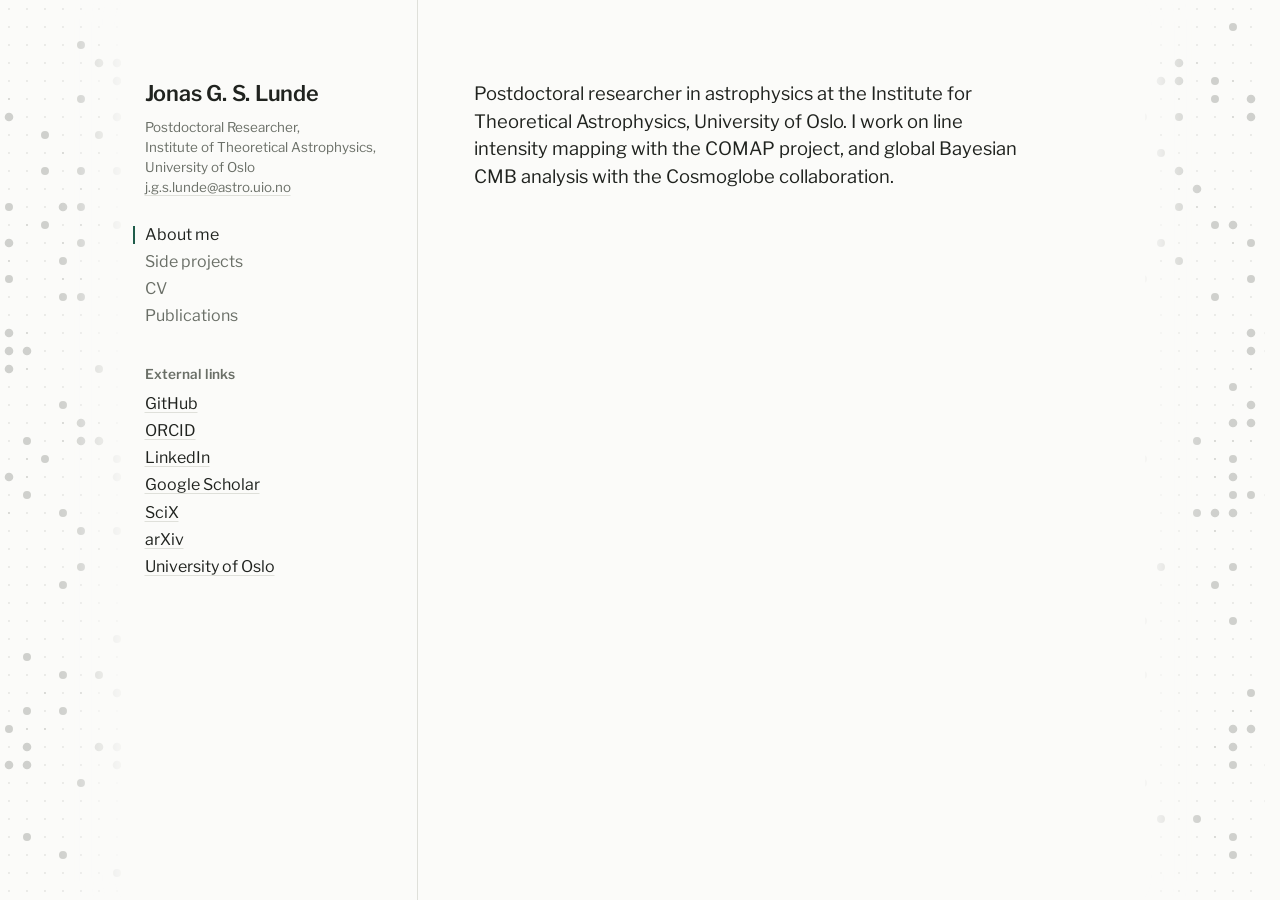
<file: index.html>
<!DOCTYPE html>
<html lang="en">
<head>
<meta charset="utf-8">
<meta name="viewport" content="width=device-width, initial-scale=1">
<title>Jonas G. S. Lunde</title>
<meta name="description" content="Jonas G. S. Lunde, postdoctoral researcher in astrophysics at the University of Oslo.">
<link rel="preconnect" href="https://fonts.gstatic.com" crossorigin>
<link href="https://fonts.googleapis.com/css2?family=Libre+Franklin:wght@400;500;600&display=swap" rel="stylesheet">
<link rel="stylesheet" href="style.css">
<script>
  // The tabs used to live on this page, at addresses like #cv. Send old links to their own pages.
  const moved = { "#notes": "side-projects", "#projects": "side-projects", "#cv": "cv", "#publications": "publications" }[location.hash];
  if (moved) location.replace(moved);
</script>
</head>
<body>
<div class="page">
  <script src="sidebar.js"></script>
  <main>
    <section>
      <p class="bio">Postdoctoral researcher in astrophysics at the Institute for Theoretical Astrophysics, University of Oslo. I work on line intensity mapping with the COMAP project, and global Bayesian CMB analysis with the Cosmoglobe collaboration.</p>
    </section>
  </main>
</div>
<script src="life.js"></script>
</body>
</html>
</file>
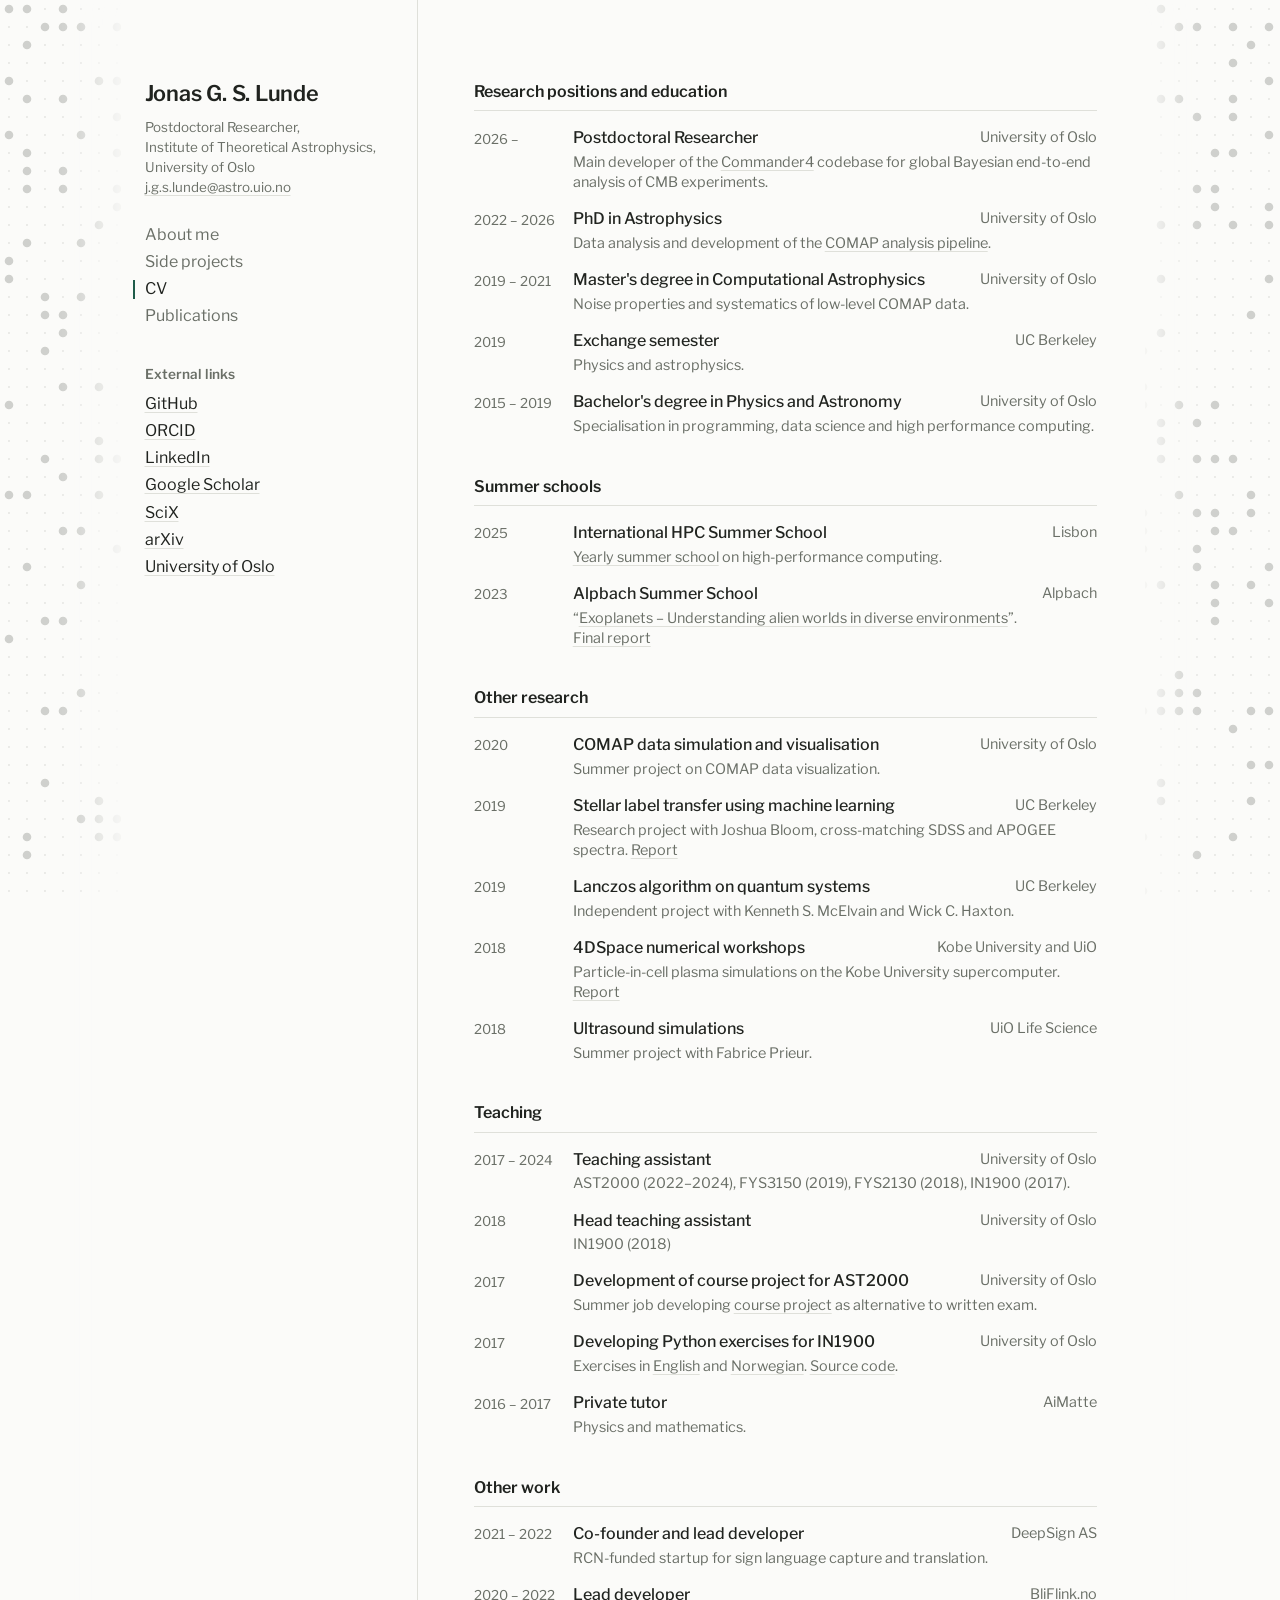
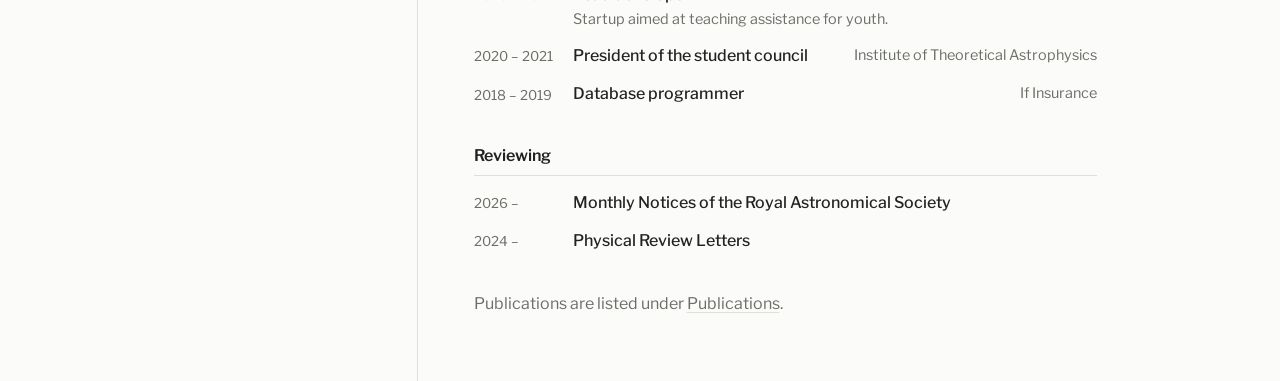
<file: cv.html>
<!DOCTYPE html>
<html lang="en">
<head>
<meta charset="utf-8">
<meta name="viewport" content="width=device-width, initial-scale=1">
<title>CV &ndash; Jonas G. S. Lunde</title>
<meta name="description" content="Academic CV of Jonas G. S. Lunde, postdoctoral researcher in astrophysics at the University of Oslo.">
<link rel="preconnect" href="https://fonts.gstatic.com" crossorigin>
<link href="https://fonts.googleapis.com/css2?family=Libre+Franklin:wght@400;500;600&display=swap" rel="stylesheet">
<link rel="stylesheet" href="style.css">
</head>
<body>
<div class="page">
  <script src="sidebar.js"></script>
  <main>
    <section class="cv">
      <h3>Research positions and education</h3>
      <div class="cv-row"><span class="cv-date">2026 &ndash;</span><div>
        <div class="cv-head"><b>Postdoctoral Researcher</b><span>University of Oslo</span></div>
        <p>Main developer of the <a href="https://github.com/Cosmoglobe/Commander4/" target="_blank" rel="noopener">Commander4</a> codebase for global Bayesian end-to-end analysis of CMB experiments.</p>
      </div></div>
      <div class="cv-row"><span class="cv-date">2022 &ndash; 2026</span><div>
        <div class="cv-head"><b>PhD in Astrophysics</b><span>University of Oslo</span></div>
        <p>Data analysis and development of the <a href="https://github.com/COMAP-LIM/pipeline" target="_blank" rel="noopener">COMAP analysis pipeline</a>.</p>
      </div></div>
      <div class="cv-row"><span class="cv-date">2019 &ndash; 2021</span><div>
        <div class="cv-head"><b>Master's degree in Computational Astrophysics</b><span>University of Oslo</span></div>
        <p>Noise properties and systematics of low-level COMAP data.</p>
      </div></div>
      <div class="cv-row"><span class="cv-date">2019</span><div>
        <div class="cv-head"><b>Exchange semester</b><span>UC Berkeley</span></div>
        <p>Physics and astrophysics.</p>
      </div></div>
      <div class="cv-row"><span class="cv-date">2015 &ndash; 2019</span><div>
        <div class="cv-head"><b>Bachelor's degree in Physics and Astronomy</b><span>University of Oslo</span></div>
        <p>Specialisation in programming, data science and high performance computing.</p>
      </div></div>
      <h3>Summer schools</h3>
      <div class="cv-row"><span class="cv-date">2025</span><div>
        <div class="cv-head"><b>International HPC Summer School</b><span>Lisbon</span></div>
        <p><a href="https://www.ihpcss.org/about.html" target="_blank" rel="noopener">Yearly summer school</a> on high-performance computing.</p>
      </div></div>
      <div class="cv-row"><span class="cv-date">2023</span><div>
        <div class="cv-head"><b>Alpbach Summer School</b><span>Alpbach</span></div>
        <p>&ldquo;<a href="https://austria-in-space.at/en/events/2023/20230720-summer-school-alpbach-2023.php" target="_blank" rel="noopener">Exoplanets &ndash; Understanding alien worlds in diverse environments</a>&rdquo;.<br><a href="docs/ARISTOTLE.pdf">Final report</a></p>
      </div></div>
      <h3>Other research</h3>
      <div class="cv-row"><span class="cv-date">2020</span><div>
        <div class="cv-head"><b>COMAP data simulation and visualisation</b><span>University of Oslo</span></div>
        <p>Summer project on COMAP data visualization.</p>
      </div></div>
      <div class="cv-row"><span class="cv-date">2019</span><div>
        <div class="cv-head"><b>Stellar label transfer using machine learning</b><span>UC Berkeley</span></div>
        <p>Research project with Joshua Bloom, cross-matching SDSS and APOGEE spectra. <a href="docs/ASTRON128/APOGEE_stellar_label_transfer">Report</a></p>
      </div></div>
      <div class="cv-row"><span class="cv-date">2019</span><div>
        <div class="cv-head"><b>Lanczos algorithm on quantum systems</b><span>UC Berkeley</span></div>
        <p>Independent project with Kenneth S. McElvain and Wick C. Haxton.</p>
      </div></div>
      <div class="cv-row"><span class="cv-date">2018</span><div>
        <div class="cv-head"><b>4DSpace numerical workshops</b><span>Kobe University and UiO</span></div>
        <p>Particle-in-cell plasma simulations on the Kobe University supercomputer. <a href="docs/4DSpace/plasma_sim_report.pdf">Report</a></p>
      </div></div>
      <div class="cv-row"><span class="cv-date">2018</span><div>
        <div class="cv-head"><b>Ultrasound simulations</b><span>UiO Life Science</span></div>
        <p>Summer project with Fabrice Prieur.</p>
      </div></div>
      <h3>Teaching</h3>
      <div class="cv-row"><span class="cv-date">2017 &ndash; 2024</span><div>
        <div class="cv-head"><b>Teaching assistant</b><span>University of Oslo</span></div>
        <p>AST2000 (2022&ndash;2024), FYS3150 (2019), FYS2130 (2018), IN1900 (2017).</p>
      </div></div>
      <div class="cv-row"><span class="cv-date">2018</span><div>
        <div class="cv-head"><b>Head teaching assistant</b><span>University of Oslo</span></div>
        <p>IN1900 (2018)</p>
      </div></div>
      <div class="cv-row"><span class="cv-date">2017</span><div>
        <div class="cv-head"><b>Development of course project for AST2000</b><span>University of Oslo</span></div>
        <p>Summer job developing <a href="https://www.uio.no/studier/emner/matnat/astro/AST2000/h26/undervisningsmateriell/prosjektlop/prosjektdelene/" target="_blank" rel="noopener">course project</a> as alternative to written exam.</p>
      </div></div>
      <div class="cv-row"><span class="cv-date">2017</span><div>
        <div class="cv-head"><b>Developing Python exercises for IN1900</b><span>University of Oslo</span></div>
        <p>Exercises in <a href="https://www.uio.no/studier/emner/matnat/ifi/IN1900/h26/oppgaver/physics_exer.pdf" target="_blank" rel="noopener">English</a> and <a href="https://www.uio.no/studier/emner/matnat/ifi/IN1900/h26/oppgaver/fysikk_oppgaver.pdf" target="_blank" rel="noopener">Norwegian</a>. <a href="https://github.com/jgslunde/PythonPhysicsExercises" target="_blank" rel="noopener">Source code</a>.</p>
      </div></div>
      <div class="cv-row"><span class="cv-date">2016 &ndash; 2017</span><div>
        <div class="cv-head"><b>Private tutor</b><span>AiMatte</span></div>
        <p>Physics and mathematics.</p>
      </div></div>
      <h3>Other work</h3>
      <div class="cv-row"><span class="cv-date">2021 &ndash; 2022</span><div>
        <div class="cv-head"><b>Co-founder and lead developer</b><span>DeepSign AS</span></div>
        <p>RCN-funded startup for sign language capture and translation.</p>
      </div></div>
      <div class="cv-row"><span class="cv-date">2020 &ndash; 2022</span><div>
        <div class="cv-head"><b>Lead developer</b><span>BliFlink.no</span></div>
        <p>Startup aimed at teaching assistance for youth.</p>
      </div></div>
      <div class="cv-row"><span class="cv-date">2020 &ndash; 2021</span><div>
        <div class="cv-head"><b>President of the student council</b><span>Institute of Theoretical Astrophysics</span></div>
      </div></div>
      <div class="cv-row"><span class="cv-date">2018 &ndash; 2019</span><div>
        <div class="cv-head"><b>Database programmer</b><span>If Insurance</span></div>
      </div></div>
      <h3>Reviewing</h3>
      <div class="cv-row"><span class="cv-date">2026 &ndash;</span><div>
        <div class="cv-head"><b>Monthly Notices of the Royal Astronomical Society</b></div>
      </div></div>
      <div class="cv-row"><span class="cv-date">2024 &ndash;</span><div>
        <div class="cv-head"><b>Physical Review Letters</b></div>
      </div></div>
      <p class="cv-foot">Publications are listed under <a href="publications">Publications</a>.</p>
    </section>
  </main>
</div>
<script src="life.js"></script>
</body>
</html>
</file>
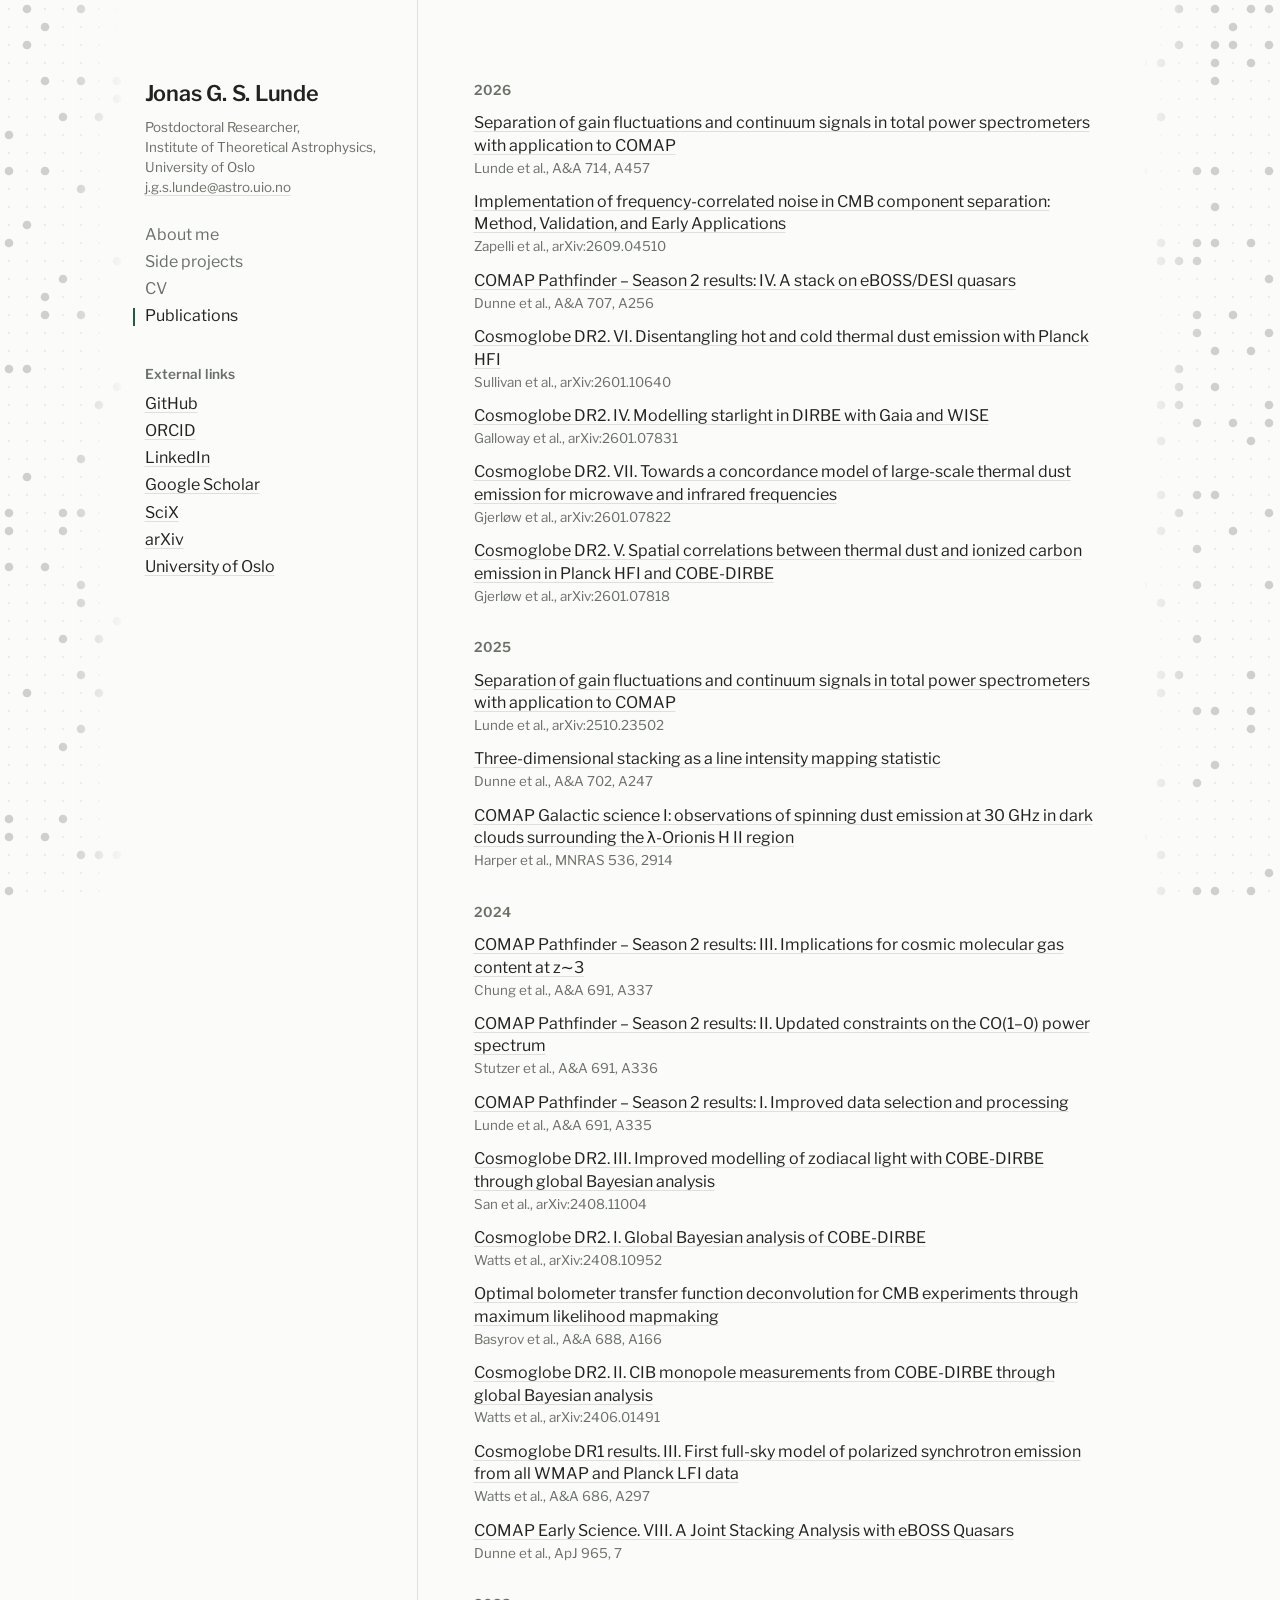
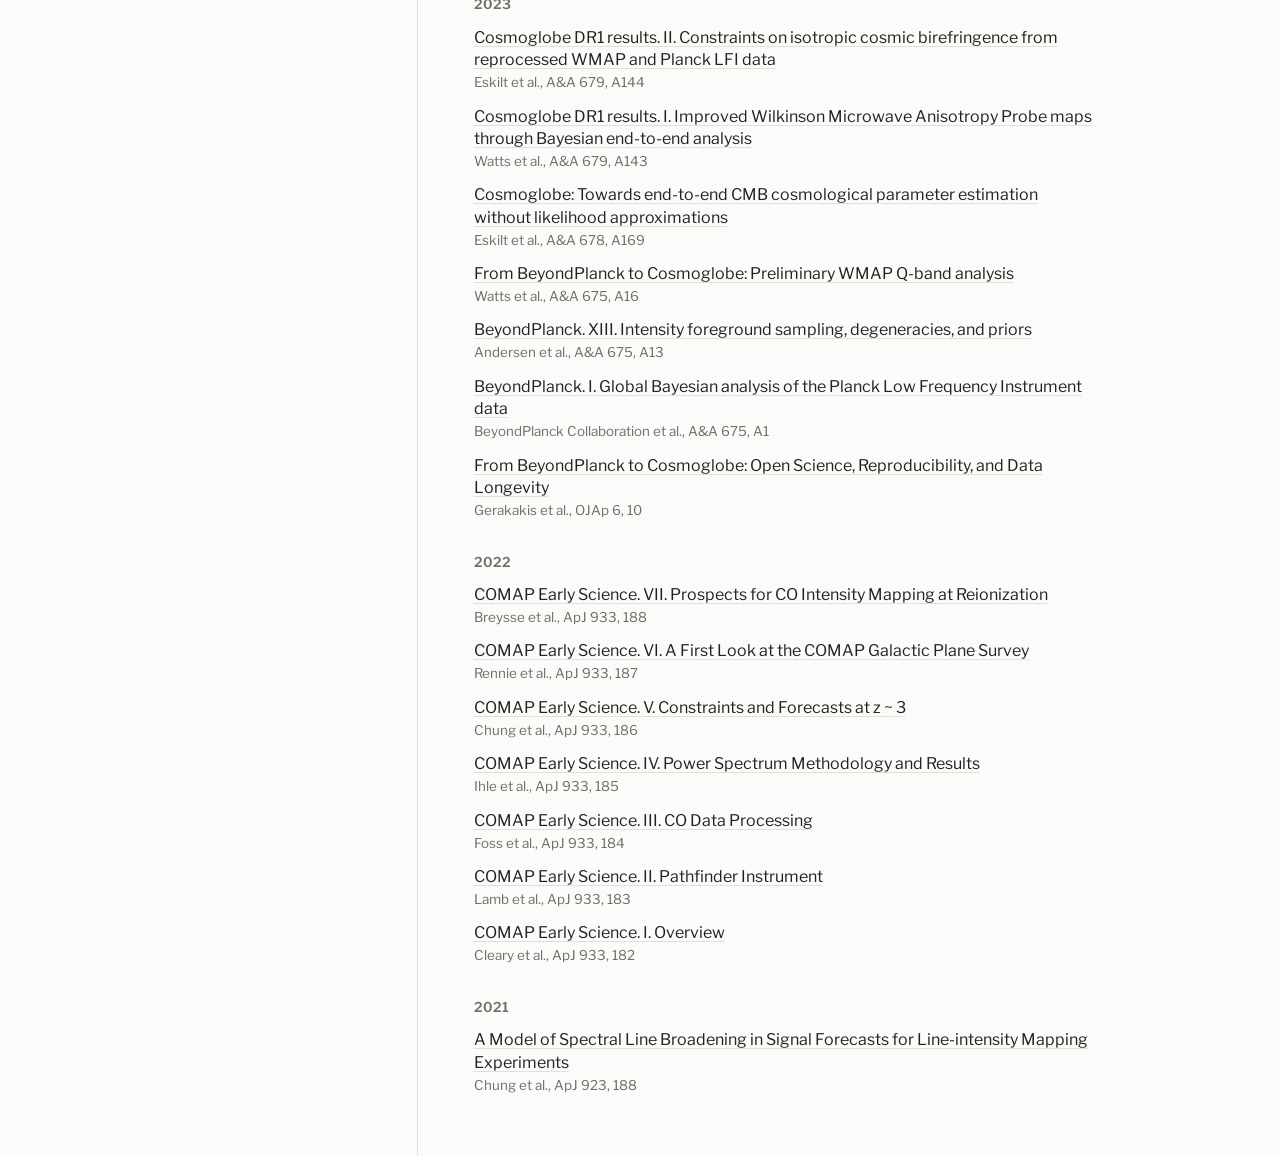
<file: publications.html>
<!DOCTYPE html>
<html lang="en">
<head>
<meta charset="utf-8">
<meta name="viewport" content="width=device-width, initial-scale=1">
<title>Publications &ndash; Jonas G. S. Lunde</title>
<meta name="description" content="Publications by Jonas G. S. Lunde.">
<link rel="preconnect" href="https://fonts.gstatic.com" crossorigin>
<link href="https://fonts.googleapis.com/css2?family=Libre+Franklin:wght@400;500;600&display=swap" rel="stylesheet">
<link rel="stylesheet" href="style.css">
</head>
<body>
<div class="page">
  <script src="sidebar.js"></script>
  <main>
    <section>
      <div id="papers"></div>
    </section>
  </main>
</div>
<script src="publications.js"></script>
<script>
  const papers = document.getElementById("papers");
  [...new Set(PUBLICATIONS.map(p => p.y))].forEach(y => {
    const h = document.createElement("h2");
    h.textContent = y; papers.append(h);
    PUBLICATIONS.filter(p => p.y === y).forEach(p => {
      const row = document.createElement("p"), a = document.createElement("a"), s = document.createElement("small");
      row.className = "paper"; a.href = p.u; a.target = "_blank"; a.rel = "noopener"; a.textContent = p.t;
      s.textContent = `${p.a}, ${p.v}`;
      row.append(a, s); papers.append(row);
    });
  });
</script>
<script src="life.js"></script>
</body>
</html>
</file>
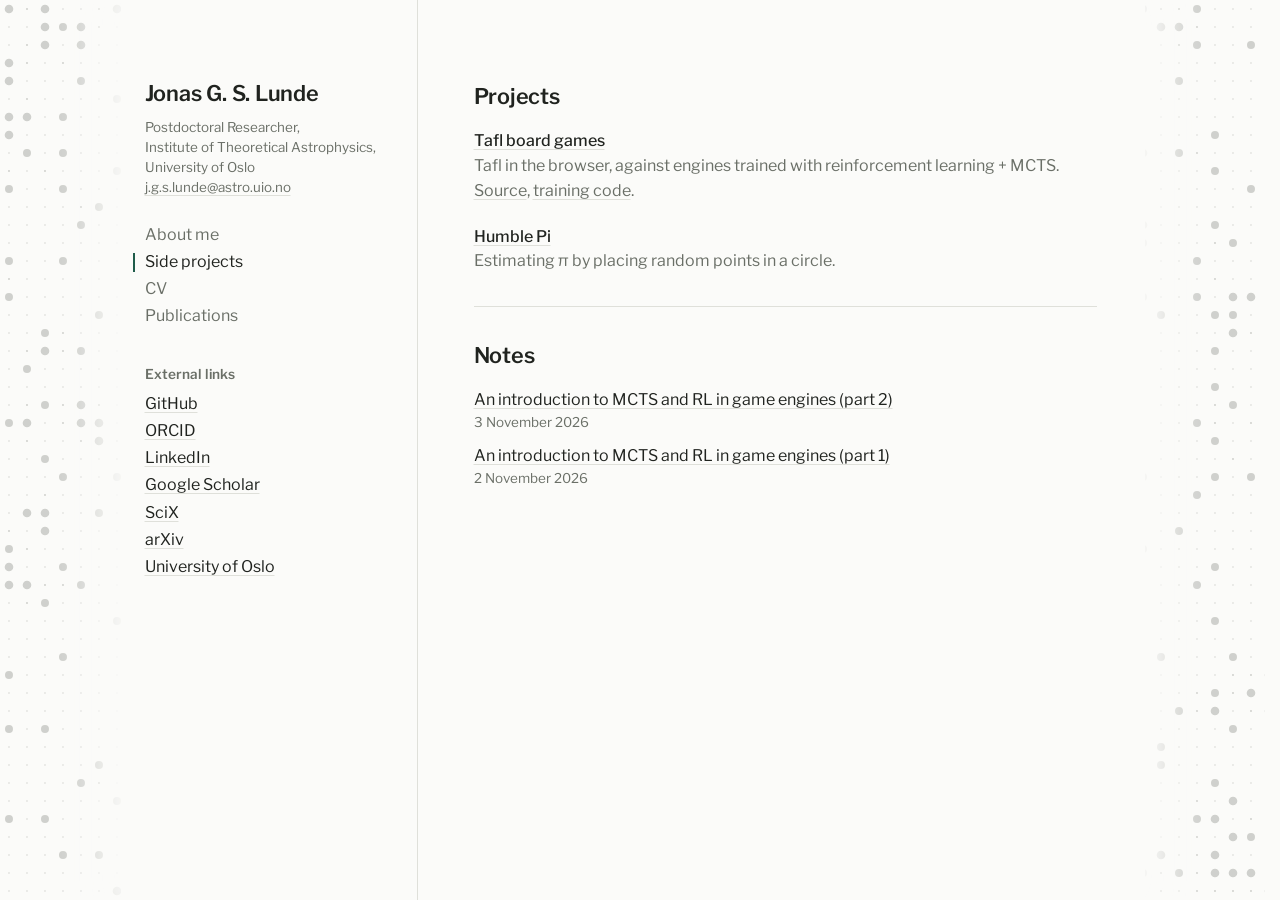
<file: side-projects.html>
<!DOCTYPE html>
<html lang="en">
<head>
<meta charset="utf-8">
<meta name="viewport" content="width=device-width, initial-scale=1">
<title>Side projects &ndash; Jonas G. S. Lunde</title>
<meta name="description" content="Side projects and notes by Jonas G. S. Lunde.">
<link rel="preconnect" href="https://fonts.gstatic.com" crossorigin>
<link href="https://fonts.googleapis.com/css2?family=Libre+Franklin:wght@400;500;600&display=swap" rel="stylesheet">
<link rel="stylesheet" href="style.css">
</head>
<body>
<div class="page">
  <script src="sidebar.js"></script>
  <main>
    <section class="side-projects">
      <h2>Projects</h2>
      <div class="project"><a href="https://jgslunde.github.io/Tafl_online/" target="_blank" rel="noopener">Tafl board games</a>
        <p>Tafl in the browser, against engines trained with reinforcement learning + MCTS. <a href="https://github.com/jgslunde/HnefataflOnlineGame" target="_blank" rel="noopener">Source</a>, <a href="https://github.com/jgslunde/Tafl_RL" target="_blank" rel="noopener">training code</a>.</p></div>
      <div class="project"><a href="docs/misc/pi">Humble Pi</a>
        <p>Estimating &pi; by placing random points in a circle.</p></div>
      <hr>
      <h2>Notes</h2>
      <!-- Newest first. The notes themselves live in notes/. -->
      <ul class="note-list">
        <li><a href="notes/MCTS_RL_engine_part_2">An introduction to MCTS and RL in game engines (part 2)</a><small>3 November 2026</small></li>
        <li><a href="notes/MCTS_RL_engine_part_1">An introduction to MCTS and RL in game engines (part 1)</a><small>2 November 2026</small></li>
      </ul>
    </section>
  </main>
</div>
<script src="life.js"></script>
</body>
</html>
</file>
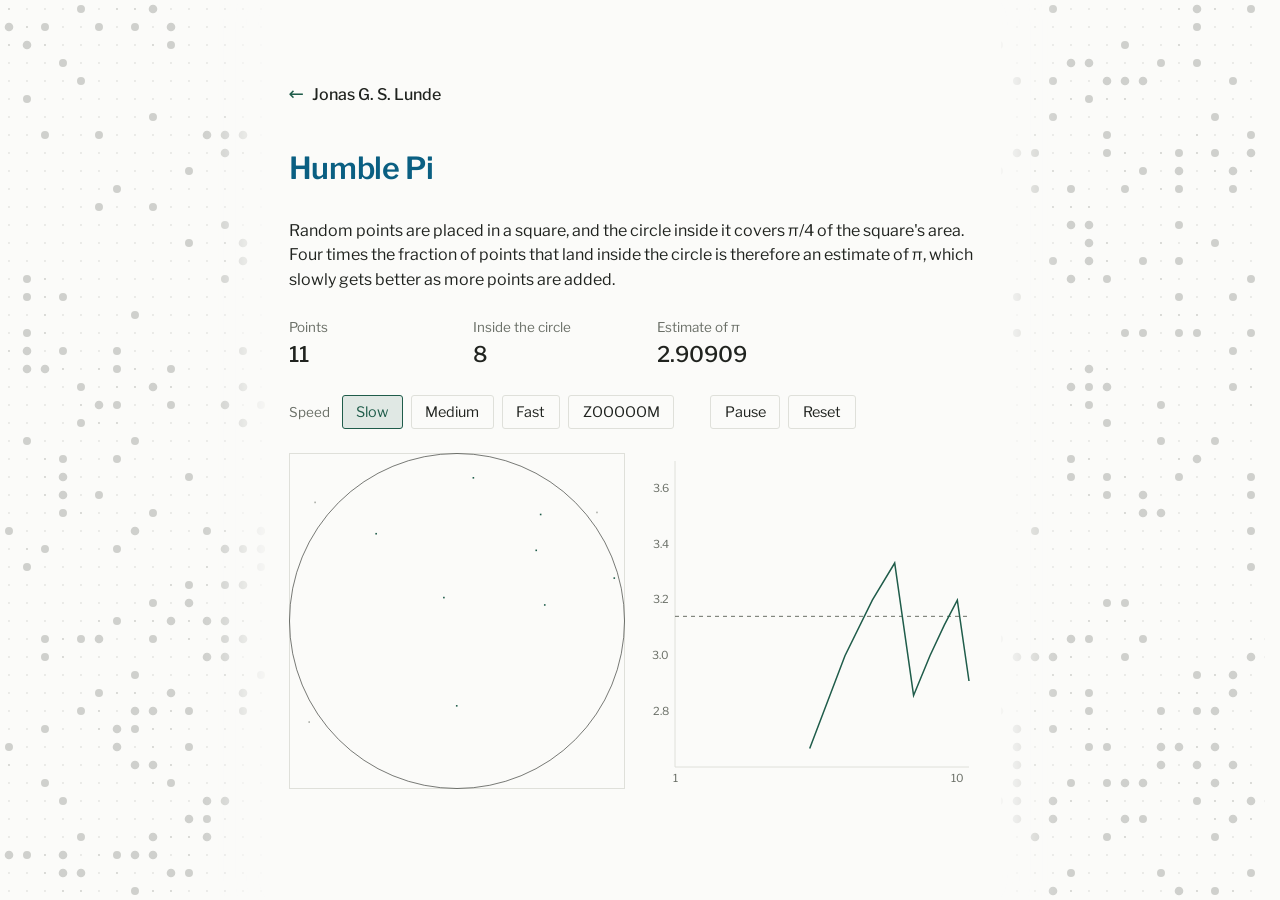
<file: docs/misc/pi.html>
<!DOCTYPE html>
<html lang="en">
<head>
<meta charset="utf-8">
<meta name="viewport" content="width=device-width, initial-scale=1">
<title>Humble Pi &ndash; Jonas G. S. Lunde</title>
<meta name="description" content="Estimating pi by placing random points in a square and counting how many land inside the circle.">
<link rel="preconnect" href="https://fonts.gstatic.com" crossorigin>
<link href="https://fonts.googleapis.com/css2?family=Libre+Franklin:wght@400;500;600&display=swap" rel="stylesheet">
<link rel="stylesheet" href="../../style.css">
</head>
<body>
<div class="page note">
  <header>
    <a class="home" href="../../side-projects">Jonas G. S. Lunde</a>
    <h1>Humble Pi</h1>
  </header>
  <article>
    <p>Random points are placed in a square, and the circle inside it covers &pi;/4 of the square's area. Four times the fraction of points that land inside the circle is therefore an estimate of &pi;, which slowly gets better as more points are added.</p>

    <div class="readout">
      <div><small>Points</small><span id="total">0</span></div>
      <div><small>Inside the circle</small><span id="inside">0</span></div>
      <div><small>Estimate of &pi;</small><span id="estimate">&ndash;</span></div>
    </div>

    <div class="controls">
      <span>Speed</span>
      <button type="button" data-rate="10" aria-pressed="true">Slow</button>
      <button type="button" data-rate="100">Medium</button>
      <button type="button" data-rate="1000">Fast</button>
      <button type="button" data-rate="10000">ZOOOOOM</button>
      <span class="gap"></span>
      <button type="button" id="pause">Pause</button>
      <button type="button" id="reset">Reset</button>
    </div>

    <div class="images">
      <figure>
        <canvas id="square" aria-label="Random points in a square, with the circle drawn inside it"></canvas>
      </figure>
      <figure>
        <canvas id="history" aria-label="The estimate of pi against the number of points"></canvas>
      </figure>
    </div>
  </article>
</div>
<script>
(() => {
  const KEEP = 50000;  // points kept for redrawing; the square is solid long before this
  const square = document.getElementById("square"), history = document.getElementById("history");
  const buttons = [...document.querySelectorAll("[data-rate]")], pause = document.getElementById("pause");
  const shown = { total: document.getElementById("total"), inside: document.getElementById("inside"), estimate: document.getElementById("estimate") };
  let rate = 10, paused = false, owed = 0, last = null, total, inside, xs, ys, estimates, nextLog, colour;

  function reset() {
    total = 0; inside = 0; xs = []; ys = []; estimates = []; nextLog = 1;
    drawSquare(); drawHistory(); show();
  }

  function colours() {
    const css = getComputedStyle(document.documentElement);
    colour = name => css.getPropertyValue(name).trim();
  }

  function fit(canvas) {
    const size = canvas.clientWidth, ratio = devicePixelRatio || 1;
    canvas.style.height = size + "px";
    canvas.width = canvas.height = size * ratio;
    const ctx = canvas.getContext("2d");
    ctx.setTransform(ratio, 0, 0, ratio, 0, 0);
    return [ctx, size];
  }

  function dot(ctx, size, x, y) {
    const r = size < 400 ? 1.6 : 2.2, hit = x * x + y * y < 1;
    ctx.globalAlpha = hit ? 1 : .55;
    ctx.fillStyle = hit ? colour("--accent") : colour("--soft");
    ctx.fillRect((x + 1) / 2 * size - r / 2, (1 - y) / 2 * size - r / 2, r, r);
    ctx.globalAlpha = 1;
  }

  function drawSquare() {
    const [ctx, size] = fit(square);
    ctx.strokeStyle = colour("--line"); ctx.lineWidth = 1;
    ctx.strokeRect(.5, .5, size - 1, size - 1);
    for (let i = 0; i < xs.length; i++) dot(ctx, size, xs[i], ys[i]);
    ctx.strokeStyle = colour("--ink"); ctx.globalAlpha = .6;
    ctx.beginPath(); ctx.arc(size / 2, size / 2, size / 2 - .5, 0, 2 * Math.PI); ctx.stroke();
    ctx.globalAlpha = 1;
  }

  function drawHistory() {
    const [ctx, size] = fit(history);
    const left = 34, bottom = size - 22, top = 8, right = size - 8;
    const lo = 2.6, hi = 3.7, maxN = Math.max(10, total);
    const px = n => left + Math.log10(n) / Math.log10(maxN) * (right - left);
    const py = v => bottom - (v - lo) / (hi - lo) * (bottom - top);
    ctx.font = "11px 'Libre Franklin', system-ui, sans-serif"; ctx.fillStyle = colour("--soft");
    ctx.strokeStyle = colour("--line"); ctx.lineWidth = 1;
    ctx.beginPath(); ctx.moveTo(left, top); ctx.lineTo(left, bottom); ctx.lineTo(right, bottom); ctx.stroke();
    ctx.textAlign = "right"; ctx.textBaseline = "middle";
    for (const v of [2.8, 3.0, 3.2, 3.4, 3.6]) ctx.fillText(v.toFixed(1), left - 6, py(v));
    ctx.textAlign = "center"; ctx.textBaseline = "top";
    for (let n = 1; n <= maxN; n *= 10) ctx.fillText(n >= 1e6 ? n / 1e6 + "M" : n >= 1e3 ? n / 1e3 + "k" : n, px(n), bottom + 6);
    ctx.strokeStyle = colour("--soft"); ctx.setLineDash([4, 4]);
    ctx.beginPath(); ctx.moveTo(left, py(Math.PI)); ctx.lineTo(right, py(Math.PI)); ctx.stroke();
    ctx.setLineDash([]);
    ctx.strokeStyle = colour("--accent"); ctx.lineWidth = 1.5;
    // The first few estimates are far off, so the line starts once it is inside the plot.
    ctx.beginPath();
    let drawing = false;
    for (const [n, v] of estimates) {
      const inRange = v >= lo && v <= hi;
      if (inRange) drawing ? ctx.lineTo(px(n), py(v)) : ctx.moveTo(px(n), py(v));
      drawing = inRange;
    }
    ctx.stroke();
  }

  function show() {
    shown.total.textContent = total.toLocaleString("en");
    shown.inside.textContent = inside.toLocaleString("en");
    shown.estimate.textContent = total ? (4 * inside / total).toFixed(5) : "–";
  }

  function add(count) {
    const ctx = square.getContext("2d"), size = square.clientWidth;
    for (let k = 0; k < count; k++) {
      const x = Math.random() * 2 - 1, y = Math.random() * 2 - 1;
      total++; if (x * x + y * y < 1) inside++;
      if (xs.length < KEEP) { xs.push(x); ys.push(y); dot(ctx, size, x, y); }
      // Log-spaced samples keep the history short however long it runs.
      if (total >= nextLog) { estimates.push([total, 4 * inside / total]); nextLog = Math.max(nextLog + 1, nextLog * 1.01); }
    }
  }

  function frame(time) {
    if (last !== null && !paused) {
      owed += rate * Math.min(time - last, 250) / 1000;
      const count = Math.floor(owed);
      if (count) { owed -= count; add(count); drawHistory(); show(); }
    }
    last = time;
    requestAnimationFrame(frame);
  }

  buttons.forEach(b => b.addEventListener("click", () => {
    rate = +b.dataset.rate;
    buttons.forEach(o => o.setAttribute("aria-pressed", o === b));
  }));
  pause.addEventListener("click", () => {
    paused = !paused;
    pause.textContent = paused ? "Resume" : "Pause";
  });
  document.getElementById("reset").addEventListener("click", reset);
  addEventListener("resize", () => { drawSquare(); drawHistory(); });
  matchMedia("(prefers-color-scheme: dark)").addEventListener("change", () => { colours(); drawSquare(); drawHistory(); });

  colours(); reset();
  requestAnimationFrame(frame);
})();
</script>
<script src="../../life.js"></script>
</body>
</html>
</file>
<file: style.css>
:root { --bg:#fbfbf9; --ink:#20231f; --soft:#6a6f67; --line:#dfe0da; --accent:#1f5c4a; --h1:rgb(10, 95, 130); --h2:rgb(10, 95, 130); --h3:rgb(35, 95, 140); --h4:rgb(65, 75, 130); }
@media (prefers-color-scheme: dark) {
  /* :root:not([data-theme="light"]) { --bg:#161917; --ink:#e4e6e0; --soft:#979c93; --line:#30352f; --accent:#7cc3a9; } */
  :root:not([data-theme="light"]) { --bg:#121413; --ink:#f0f3e7; --soft:#979c93; --line:#30352f; --accent:#8bd0b7; --h1:rgb(140, 225, 255); --h2:rgb(140, 225, 255); --h3:rgb(180, 225, 255); --h4:rgb(220, 225, 255); }
}
* { box-sizing:border-box; }
html { scrollbar-gutter:stable; }
body { margin:0; background:var(--bg); color:var(--ink); font:400 16px/1.55 "Libre Franklin", system-ui, sans-serif; }
a { color:inherit; text-decoration-color:var(--line); text-underline-offset:3px; }
a:hover { color:var(--accent); text-decoration-color:currentColor; }
.page { display:grid; grid-template-columns:17rem minmax(0,1fr); max-width:64rem; min-height:100vh; margin:0 auto; padding:0 1.5rem; background:var(--bg); box-shadow:0 0 2.5rem 1.5rem var(--bg); }
aside { position:sticky; top:0; align-self:start; padding:5rem 2rem 2rem 0; }
aside h1 a { text-decoration:none; }
h1 { font-size:1.35rem; font-weight:600; line-height:1.25; margin:0 0 1.6rem; letter-spacing:-.01em; }
.who { margin:-1rem 0 1.6rem; color:var(--soft); font-size:.84rem; line-height:1.5; }
nav a { display:block; margin-bottom:.15rem; text-decoration:none; color:var(--soft); }
nav a:hover { color:var(--accent); }
nav a { position:relative; }
nav a[aria-current] { color:var(--ink); }
nav a[aria-current]::before { content:""; position:absolute; left:-.75rem; top:.2em; bottom:.2em; width:2px; background:var(--accent); }
h2 { font-size:.85rem; font-weight:600; color:var(--soft); margin:2.2rem 0 .4rem; }
.ext a { display:block; margin-bottom:.15rem; }
main { border-left:1px solid var(--line); padding:5rem 1.5rem 3rem 3.5rem; }
section > h2:first-child { margin-top:0; }
.bio { font-size:1.15rem; line-height:1.5; margin:0; max-width:34rem; }
.project { margin-bottom:1.3rem; }
.project > a { font-weight:500; }
.project p { margin:0; color:var(--soft); }
#papers h2 { margin:2rem 0 .7rem; }
#papers h2:first-child { margin-top:0; }
.paper { margin:0 0 .85rem; line-height:1.4; }
.paper small { display:block; color:var(--soft); font-size:.84rem; margin-top:.1rem; }
.cv h3 { font-size:1rem; font-weight:600; margin:2.4rem 0 1rem; padding-bottom:.35rem; border-bottom:1px solid var(--line); }
.cv h3:first-child { margin-top:0; }
.cv-row { display:grid; grid-template-columns:5.6rem minmax(0,1fr); gap:.6rem; margin-bottom:1rem; line-height:1.4; }
.cv-date { color:var(--soft); font-size:.84rem; padding-top:.15rem; font-variant-numeric:tabular-nums; }
.cv-head { display:flex; justify-content:space-between; gap:1rem; }
.cv-head b { font-weight:500; }
.cv-head span { color:var(--soft); font-size:.9rem; text-align:right; white-space:nowrap; }
.cv-row p { margin:.15rem 0 0; color:var(--soft); font-size:.9rem; }
.cv-foot { margin-top:2.5rem; color:var(--soft); }
@media (max-width:720px) {
  .page { display:block; padding:0 1rem; }
  aside { position:static; padding:2.5rem 0 1.4rem; }
  h1 { margin-bottom:1.2rem; }
  .who { margin-bottom:.8rem; }
  nav, .ext { display:flex; flex-wrap:wrap; column-gap:1.2rem; }
  h2 { margin-top:1.2rem; }
  .ext h2 { width:100%; }
  .cv-row { grid-template-columns:1fr; gap:.1rem; }
  .cv-head { display:block; }
  .cv-head span { display:block; text-align:left; white-space:normal; }
  main { border-left:0; border-top:1px solid var(--line); padding:1.6rem 0 3rem; }
}
.life { position:fixed; top:0; z-index:-1; pointer-events:none; }
.life[hidden] { display:none; }
.life canvas { display:block; }
.side-projects h2 { font-size:1.35rem; font-weight:600; color:var(--ink); margin:0 0 1rem; letter-spacing:-.01em; }
main hr { margin:2rem 0; border:0; border-top:1px solid var(--line); }
.note-list { list-style:none; margin:0; padding:0; }
.note-list li { margin-bottom:.85rem; line-height:1.4; }
.note-list small { display:block; color:var(--soft); font-size:.84rem; margin-top:.1rem; }

/* A single note, in notes/ */
.page.note { display:block; max-width:46rem; }
.note header { padding:5rem 0 2rem; }
.note .home { display:block; margin-bottom:2.5rem; color:var(--ink); font-weight:500; text-decoration:none; }
.note .home::before { content:"\2190"; margin-right:.5rem; color:var(--accent); font-size:1.15em; }
.note h1 { margin:0; font-size:1.9rem; color:var(--h1); }
.note time { color:var(--soft); font-size:.84rem; }
.note article { padding-bottom:5rem; }
.note article h2 { font-size:1.6rem; line-height:1.25; color:var(--h2); margin:3rem 0 .6rem; }
.note article hr { margin:3.5rem 0 2.5rem; border:0; border-top:1px solid var(--line); }
.note article hr + h2 { margin-top:0; }
.note article h2 + h3 { margin-top:1.4rem; }
.note article h3 { font-size:1.3rem; line-height:1.3; color:var(--h3); margin:2.4rem 0 .4rem; }
.note article h4 { font-size:1.1rem; color:var(--h4); margin:1.8rem 0 .3rem; }
.note article p, .note article ul, .note article ol, .note article pre, .note article blockquote { margin:0 0 1rem; }
.note article a { text-decoration-color:var(--soft); }
.note blockquote { padding-left:1rem; border-left:2px solid var(--line); color:var(--soft); }
.note code { font:.9em ui-monospace, Menlo, Consolas, monospace; }
.note pre { padding:.8rem 1rem; overflow-x:auto; border:1px solid var(--line); line-height:1.4; }
.note .remark { margin:1.5rem 0; padding:.8rem 1rem; background:color-mix(in srgb, var(--soft) 8%, transparent); border-radius:3px; color:var(--soft); font-size:.92rem; line-height:1.5; }
.note .remark strong { display:block; color:var(--ink); font-weight:600; }
.note .remark p { margin:0 0 .6rem; }
.note .remark > :last-child { margin-bottom:0; }
.note table { width:100%; margin:1.5rem 0; border-collapse:collapse; line-height:1.45; }
.note th, .note td { padding:.5rem 1.5rem .5rem 0; text-align:left; vertical-align:top; border-bottom:1px solid var(--line); }
.note th:last-child, .note td:last-child { padding-right:0; }
.note th { color:var(--soft); font-size:.84rem; font-weight:600; }
.note td:first-child { font-weight:500; white-space:nowrap; }
.note .info { position:relative; border-bottom:1px dotted var(--soft); cursor:help; }
.note .info > span { display:none; position:absolute; z-index:1; top:100%; left:0; width:18rem; margin-top:.3rem; padding:.5rem .7rem; background:var(--bg); border:1px solid var(--line); border-radius:3px; color:var(--ink); font-size:.84rem; font-weight:400; line-height:1.4; }
.note .info:hover > span, .note .info:focus > span { display:block; }
.note .readout { display:flex; flex-wrap:wrap; gap:.5rem 2.5rem; margin:1.5rem 0; }
.note .readout > div { min-width:9rem; }
.note .readout small { display:block; color:var(--soft); font-size:.84rem; }
.note .readout span { font-size:1.35rem; font-weight:500; font-variant-numeric:tabular-nums; }
.note .controls { display:flex; flex-wrap:wrap; align-items:center; gap:.5rem; margin:1.5rem 0; }
.note .controls > span { color:var(--soft); font-size:.84rem; margin-right:.25rem; }
.note .controls .gap { flex:0 0 1rem; }
.note button { font:inherit; font-size:.9rem; color:var(--ink); background:none; border:1px solid var(--line); border-radius:3px; padding:.3rem .85rem; cursor:pointer; }
.note button:hover { border-color:var(--accent); color:var(--accent); }
.note button[aria-pressed="true"] { border-color:var(--accent); color:var(--accent); background:color-mix(in srgb, var(--accent) 12%, transparent); }
.note button:focus-visible { outline:2px solid var(--accent); outline-offset:2px; }
.note input[type="range"] { width:7rem; accent-color:var(--accent); vertical-align:middle; }
.note .controls output { min-width:2.4rem; font-size:.9rem; font-variant-numeric:tabular-nums; }
.note canvas { display:block; width:100%; }
.note figure { margin:1.5rem 0; }
.note img { display:block; max-width:100%; height:auto; }
.note .images { display:flex; gap:1rem; align-items:flex-start; margin:1.5rem 0; }
.note .images > * { flex:1; min-width:0; margin:0; }
.note figure.widget { padding:.9rem 1.1rem .8rem; border:1px solid color-mix(in srgb, var(--line) 60%, transparent); border-radius:4px; background:color-mix(in srgb, var(--soft) 2.5%, transparent); }
.note figure.widget .controls { margin:0 0 .1rem; }
.note figure.widget figcaption { margin-top:.6rem; }
.note figcaption { color:var(--soft); font-size:.84rem; margin-top:.4rem; }
@media (max-width:720px) {
  .page.note { padding:0 1rem; }
  .note header { padding-top:2.5rem; }
  .note td:first-child { white-space:normal; }
  .note .images { flex-direction:column; }
  .note .images > * { width:100%; }
}
/* Without room in the margin for the box, it spans the text column instead. */
@media (max-width:86rem) {
  .note article { position:relative; }
  .note .info { position:static; }
  .note .info > span { top:auto; left:0; right:0; width:auto; margin-top:1.5rem; }
}
</file>
